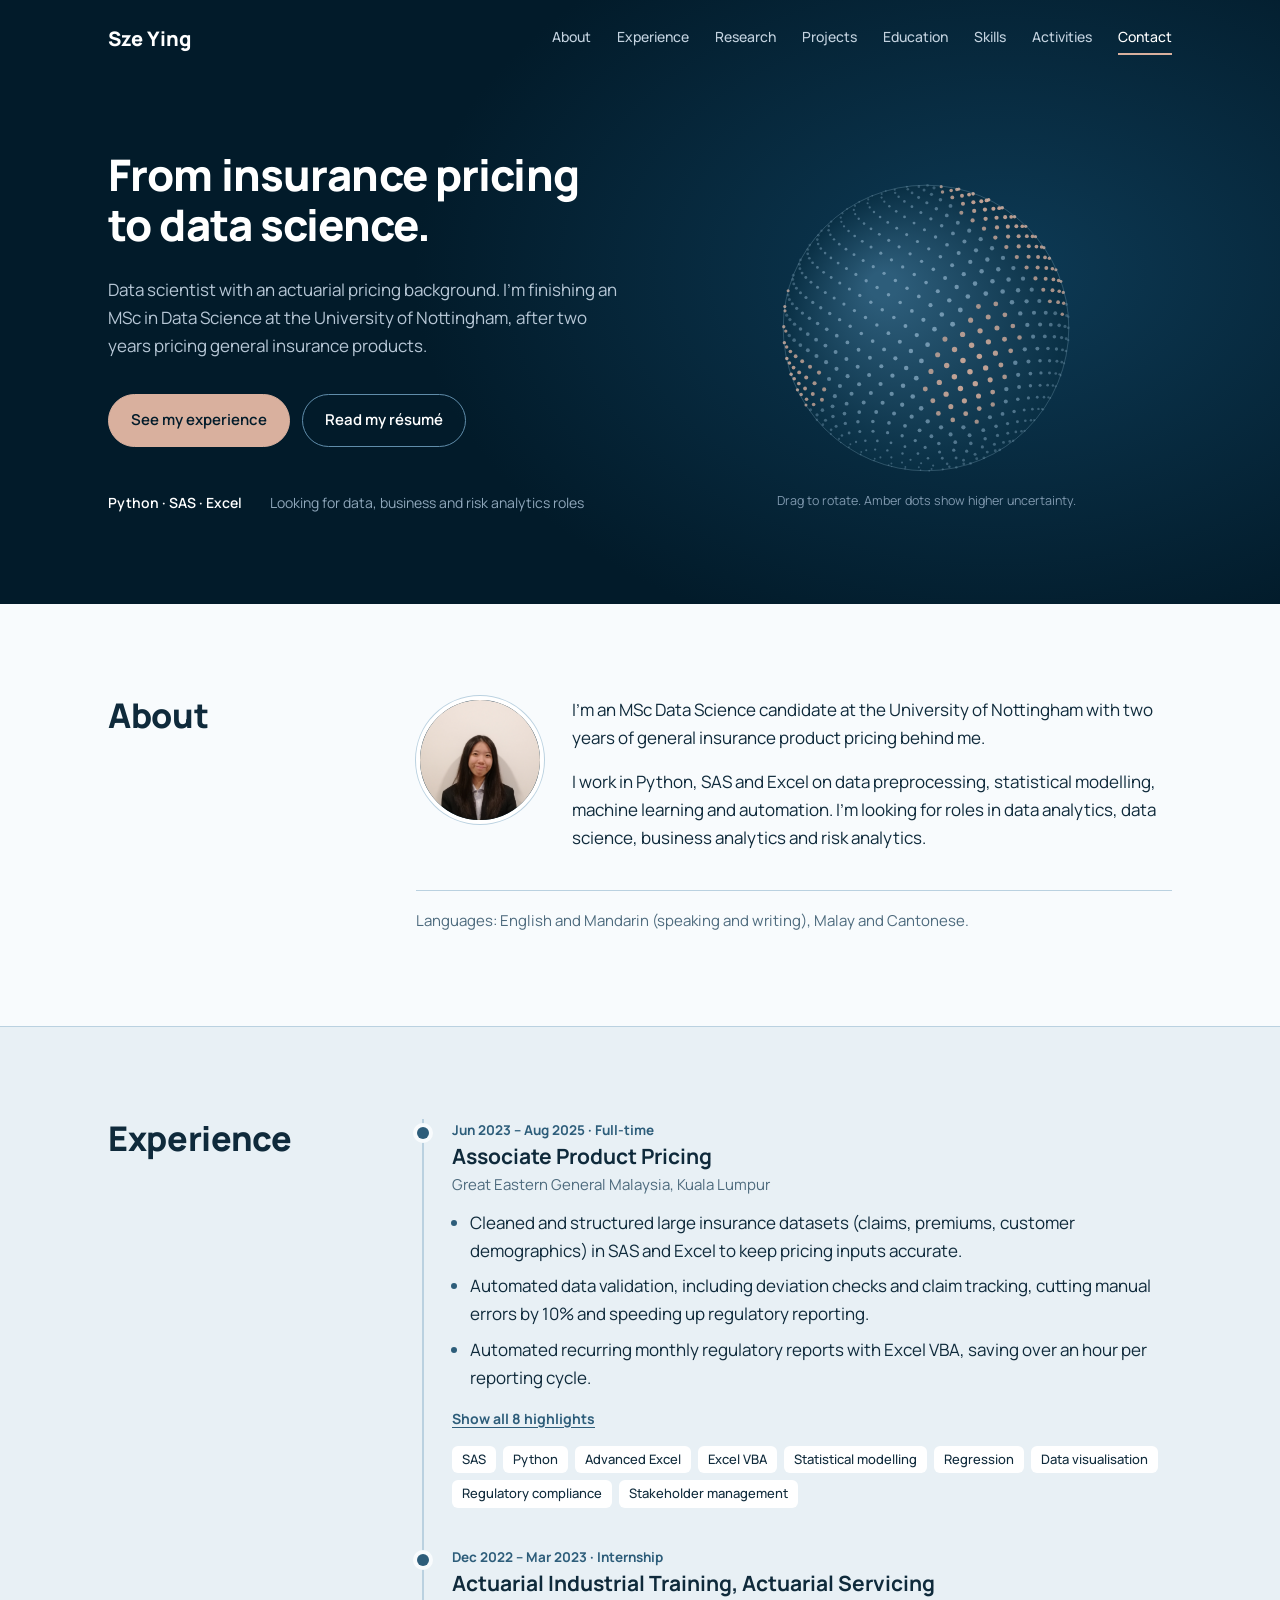
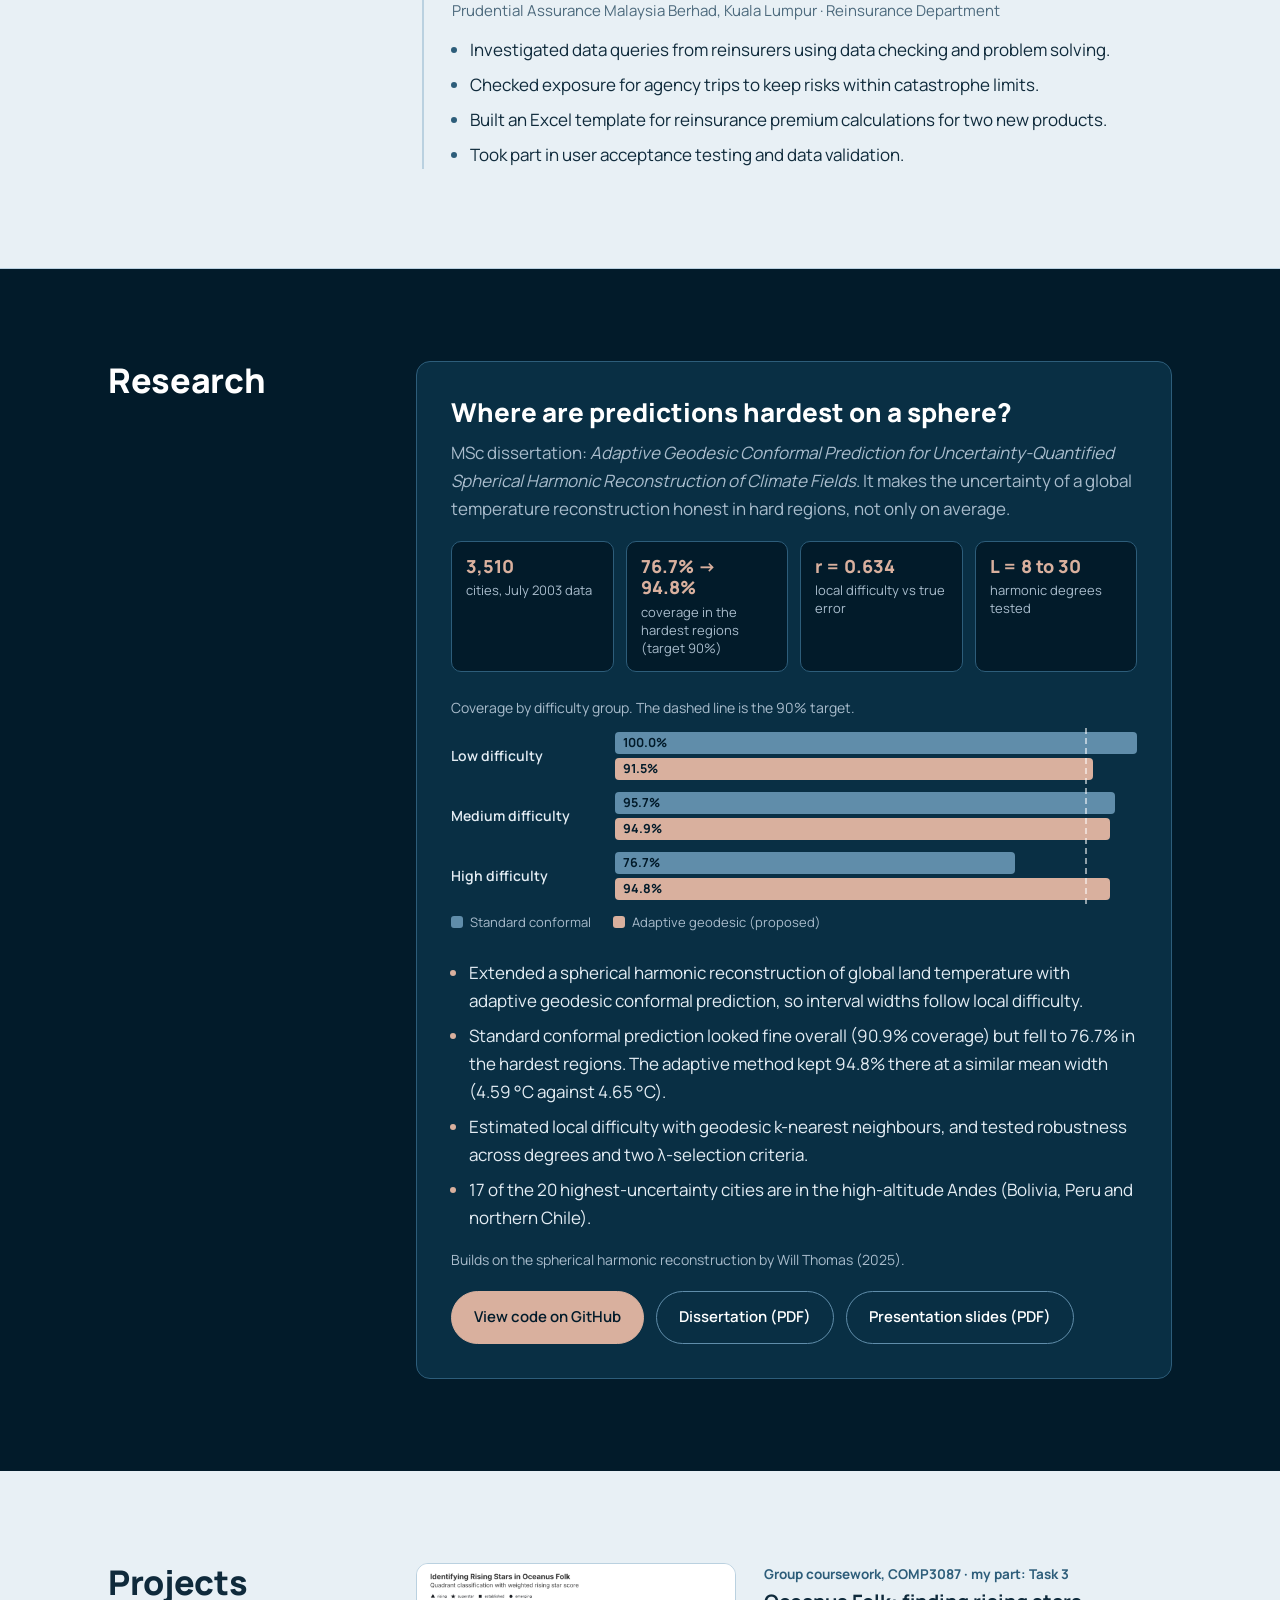
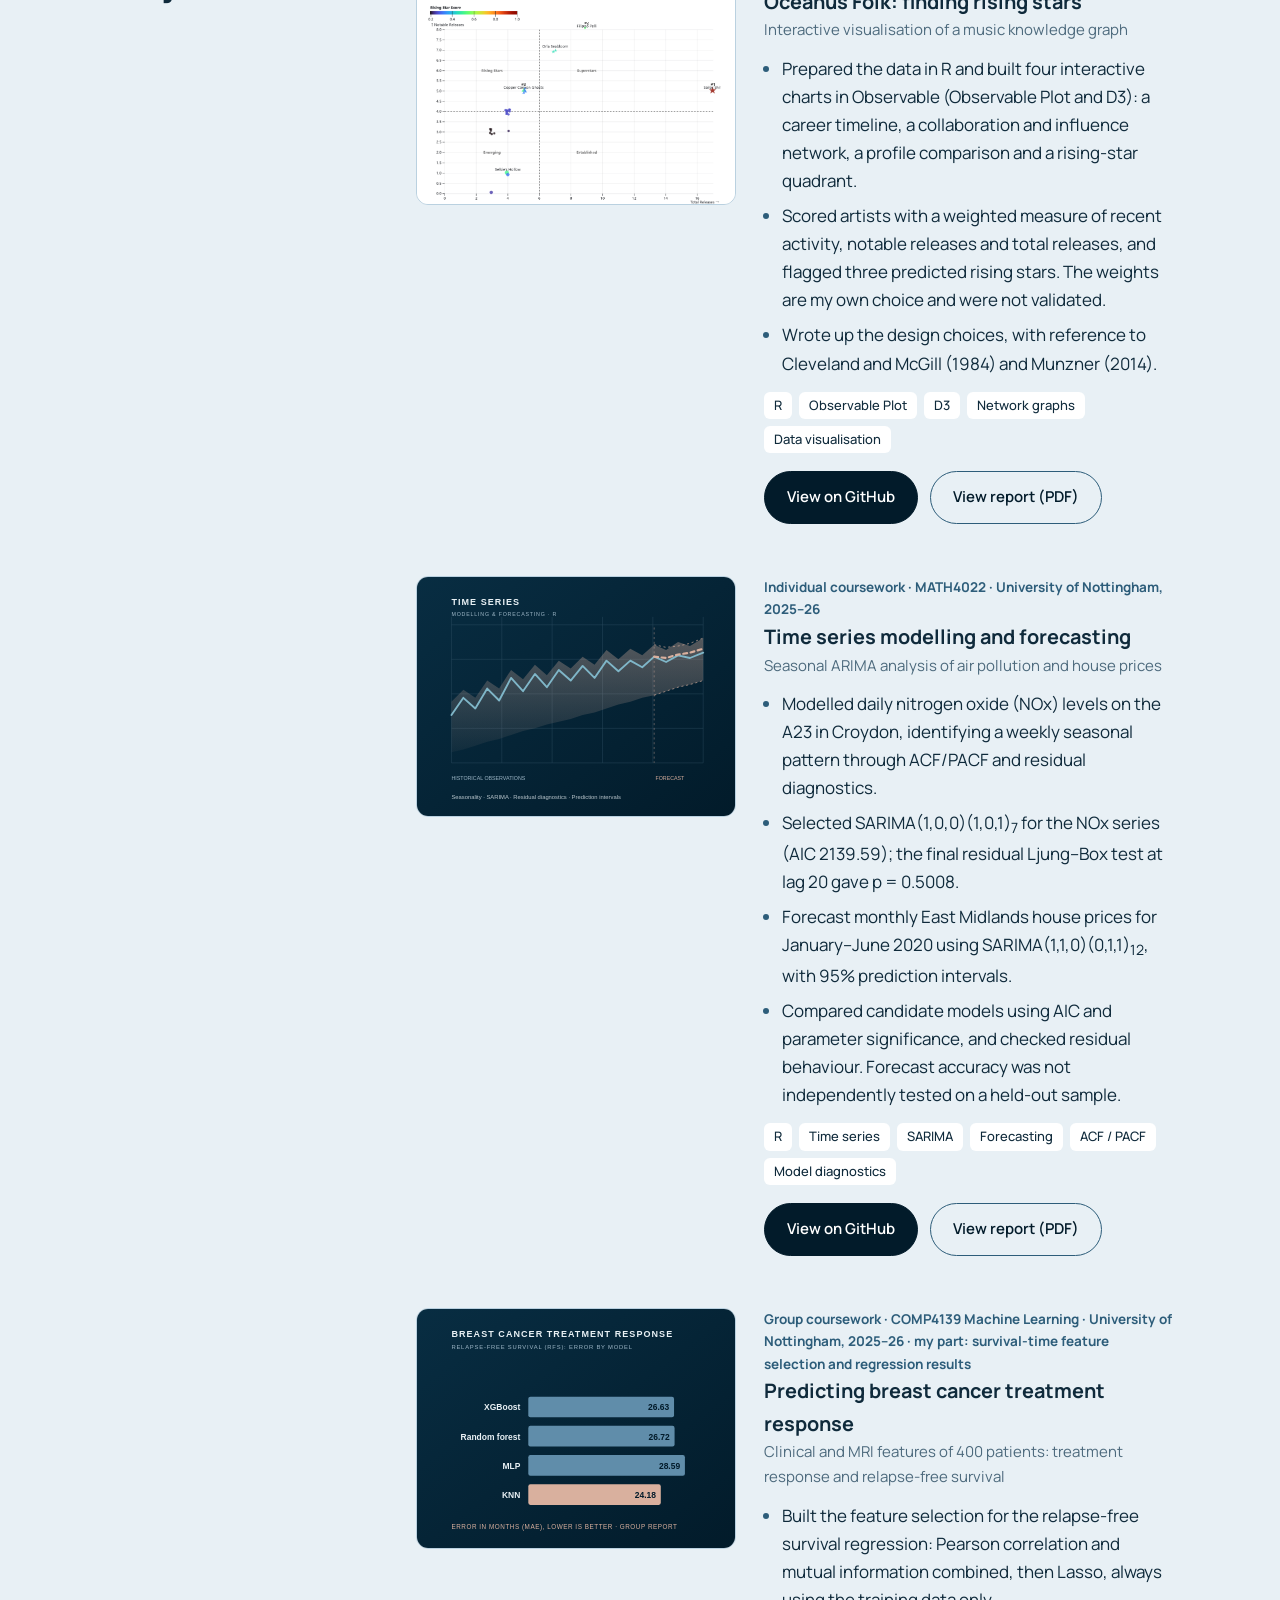
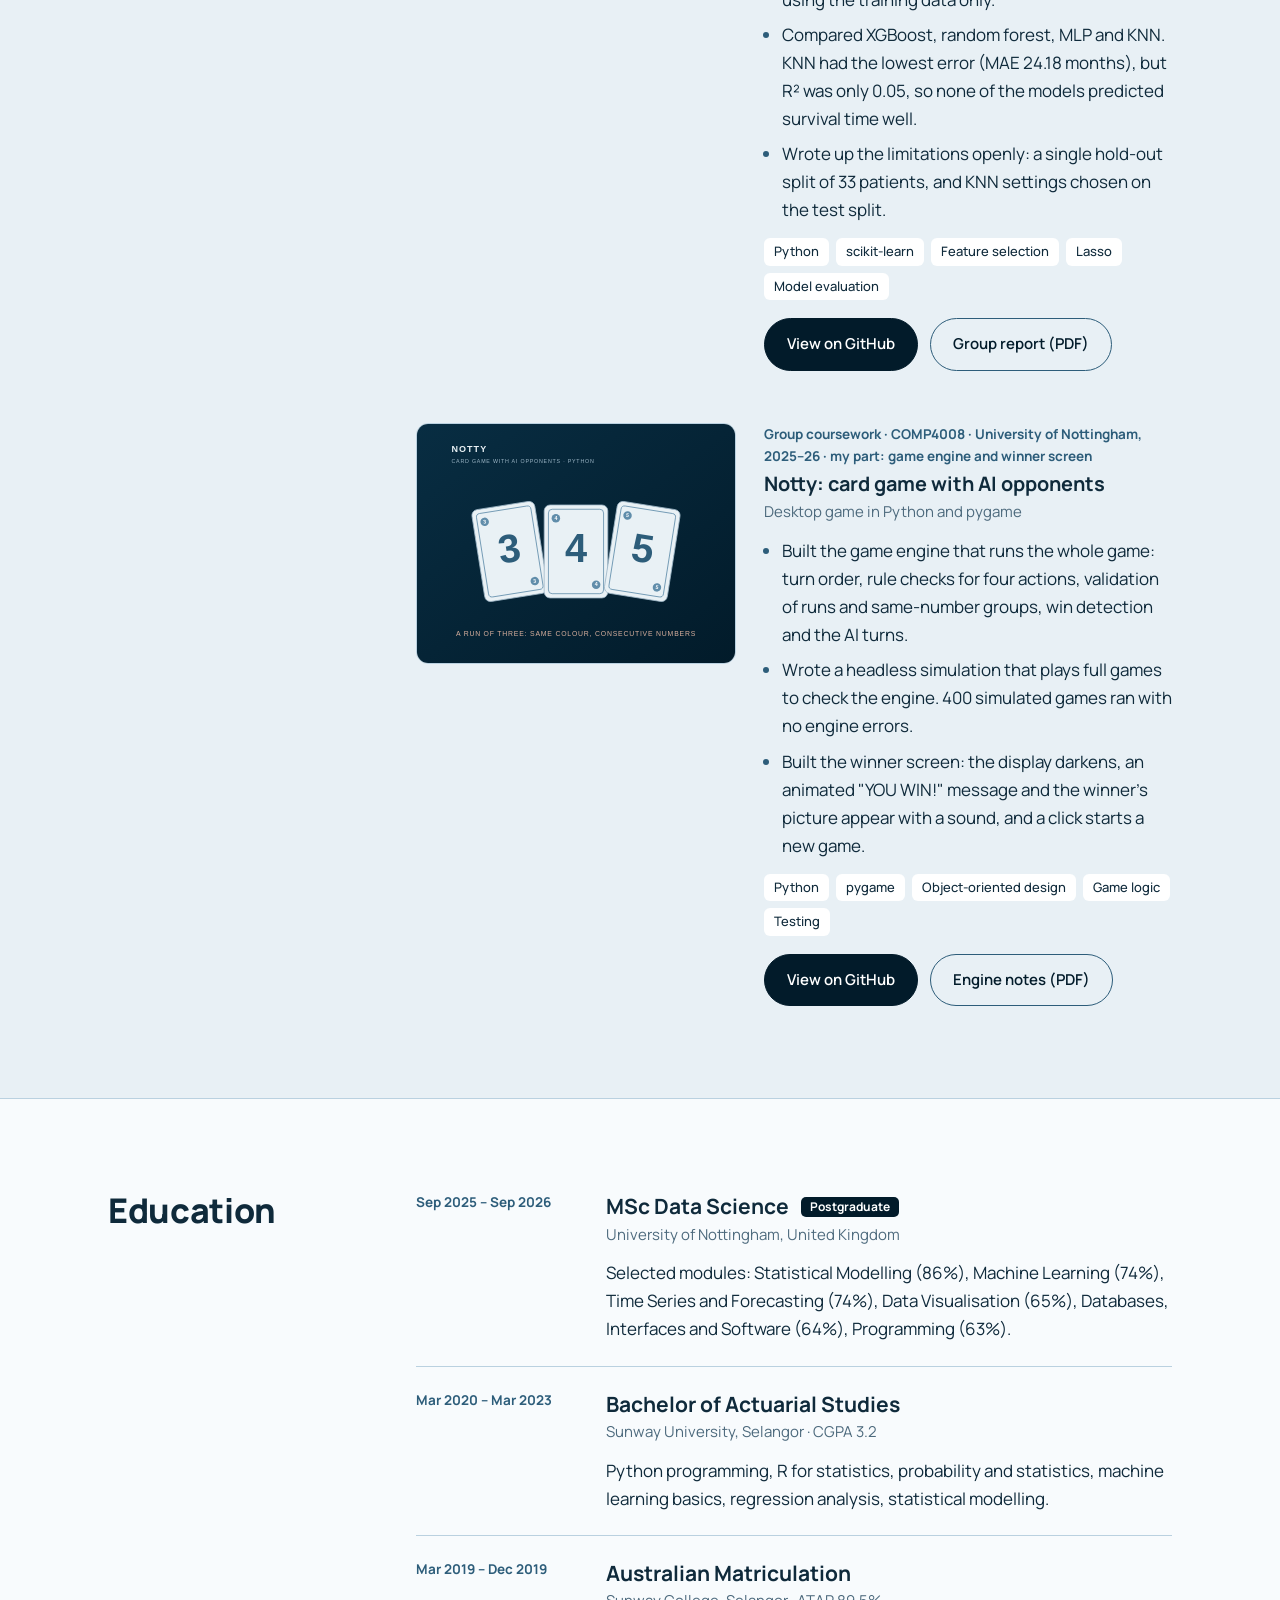
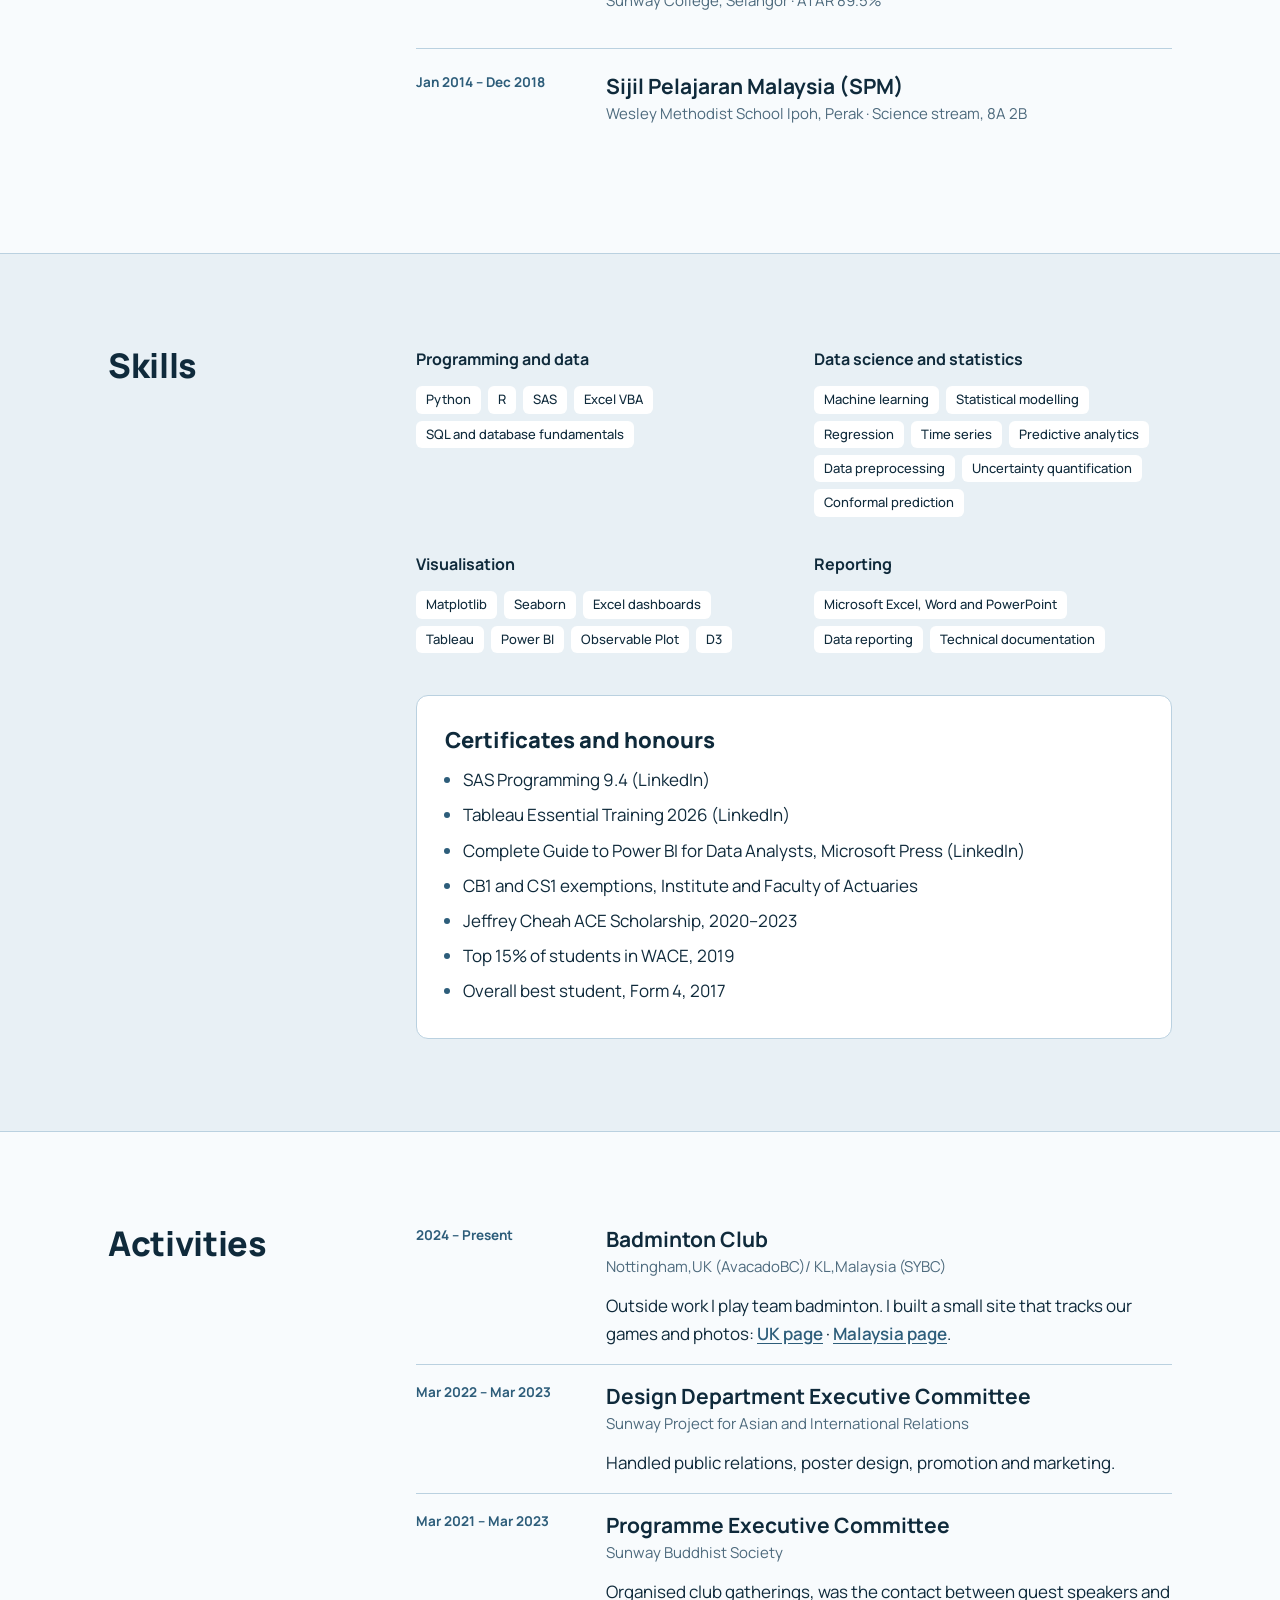
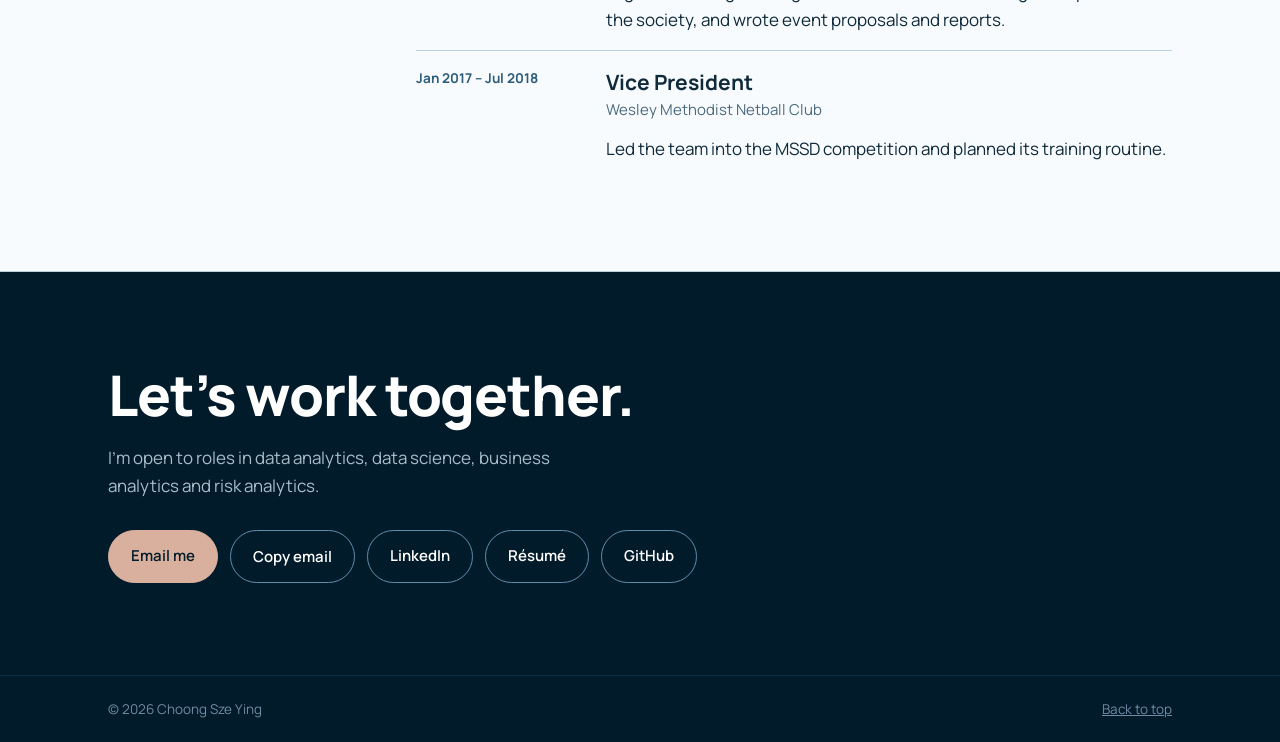
<file: index.html>
<!doctype html>
<html lang="en">
<head>
<meta charset="utf-8">
<meta name="viewport" content="width=device-width, initial-scale=1">
<meta name="description" content="Choong Sze Ying — data scientist with an actuarial pricing background. MSc Data Science, University of Nottingham.">
<meta name="theme-color" content="#021b2a">
<title>Choong Sze Ying | Data Science &amp; Pricing Analytics</title>
<link rel="preconnect" href="https://fonts.googleapis.com">
<link rel="preconnect" href="https://fonts.gstatic.com" crossorigin>
<link href="https://fonts.googleapis.com/css2?family=Manrope:wght@400;500;600;700;800&display=swap" rel="stylesheet">
<link rel="stylesheet" href="styles.css">
</head>
<body>
<header><div class="wrap">
<a class="brand" href="#top" aria-label="Choong Sze Ying, home">Sze Ying</a>
<button class="menu" id="menu" type="button" aria-expanded="false" aria-controls="nav">Menu</button>
<nav id="nav" aria-label="Main"><a href="#about">About</a><a href="#experience">Experience</a><a href="#research">Research</a><a href="#projects">Projects</a><a href="#education">Education</a><a href="#skills">Skills</a><a href="#activities">Activities</a><a href="#contact">Contact</a></nav>
</div></header>

<main id="top">
<div class="hero"><div class="wrap">
 <div>
  <h1>From insurance pricing<br>to data science.</h1>
  <p class="lead">Data scientist with an actuarial pricing background. I'm finishing an MSc in Data Science at the University of Nottingham, after two years pricing general insurance products.</p>
  <div class="btns"><a class="btn p" href="#experience">See my experience</a><a class="btn" href="https://szeying-code.github.io/resume/" target="_blank" rel="noreferrer">Read my résumé</a></div>
  <div class="facts"><span><b>Python · SAS · Excel</b></span><span>Looking for data, business and risk analytics roles</span></div>
 </div>
 <figure class="globe"><canvas id="globe" aria-label="Rotating globe where brighter dots show higher prediction uncertainty" role="img"></canvas>
 <figcaption>Drag to rotate. Amber dots show higher uncertainty.</figcaption></figure>
</div></div>

<section id="about"><div class="wrap grid"><h2>About</h2>
<div class="about">
 <div class="about-top">
  <div class="avatar"><span aria-hidden="true">SY</span><img src="profile.jpg" alt="Choong Sze Ying" onerror="this.remove()"></div>
  <div>
   <p>I'm an MSc Data Science candidate at the University of Nottingham with two years of general insurance product pricing behind me.</p>
   <p>I work in Python, SAS and Excel on data preprocessing, statistical modelling, machine learning and automation. I'm looking for roles in data analytics, data science, business analytics and risk analytics.</p>
  </div>
 </div>
 <div class="langs">Languages: English and Mandarin (speaking and writing), Malay and Cantonese.</div>
</div></div></section>

<section id="experience" class="alt"><div class="wrap grid"><h2>Experience</h2>
<div>
 <article class="job">
  <div class="when">Jun 2023 – Aug 2025 · Full-time</div>
  <h3>Associate Product Pricing</h3>
  <p class="org">Great Eastern General Malaysia, Kuala Lumpur</p>
  <ul class="pts collapsible">
   <li>Cleaned and structured large insurance datasets (claims, premiums, customer demographics) in SAS and Excel to keep pricing inputs accurate.</li>
   <li>Automated data validation, including deviation checks and claim tracking, cutting manual errors by 10% and speeding up regulatory reporting.</li>
   <li>Automated recurring monthly regulatory reports with Excel VBA, saving over an hour per reporting cycle.</li>
   <li>Ran post-launch analyses of model performance and claims trends to refine future pricing.</li>
   <li>Worked with underwriting and finance to turn data insights into premium adjustments and product enhancements.</li>
   <li>Prepared executive presentations and BNM reports, turning actuarial concepts into trend charts and portfolio risk views.</li>
   <li>Spotted data anomalies and unusual claims patterns through exploratory analysis.</li>
   <li>Built dynamic Excel dashboards to track product profitability and portfolio performance, including an experience study on PA and health products.</li>
  </ul>
  <div class="chips"><span>SAS</span><span>Python</span><span>Advanced Excel</span><span>Excel VBA</span><span>Statistical modelling</span><span>Regression</span><span>Data visualisation</span><span>Regulatory compliance</span><span>Stakeholder management</span></div>
 </article>
 <article class="job">
  <div class="when">Dec 2022 – Mar 2023 · Internship</div>
  <h3>Actuarial Industrial Training, Actuarial Servicing</h3>
  <p class="org">Prudential Assurance Malaysia Berhad, Kuala Lumpur · Reinsurance Department</p>
  <ul class="pts">
   <li>Investigated data queries from reinsurers using data checking and problem solving.</li>
   <li>Checked exposure for agency trips to keep risks within catastrophe limits.</li>
   <li>Built an Excel template for reinsurance premium calculations for two new products.</li>
   <li>Took part in user acceptance testing and data validation.</li>
  </ul>
 </article>
</div></div></section>

<section id="research" class="research"><div class="wrap grid"><h2>Research</h2>
<div class="box">
 <h3>Where are predictions hardest on a sphere?</h3>
 <p class="intro">MSc dissertation: <em>Adaptive Geodesic Conformal Prediction for Uncertainty-Quantified Spherical Harmonic Reconstruction of Climate Fields</em>. It makes the uncertainty of a global temperature reconstruction honest in hard regions, not only on average.</p>
 <div class="stats">
  <div><b>3,510</b><span>cities, July 2003 data</span></div>
  <div><b>76.7% → 94.8%</b><span>coverage in the hardest regions (target 90%)</span></div>
  <div><b>r = 0.634</b><span>local difficulty vs true error</span></div>
  <div><b>L = 8 to 30</b><span>harmonic degrees tested</span></div>
 </div>
 <figure class="cov">
  <figcaption>Coverage by difficulty group. The dashed line is the 90% target.</figcaption>
  <div class="cov-row"><span class="lab">Low difficulty</span><div class="bars"><div class="bar s" style="width:100%">100.0%</div><div class="bar a" style="width:91.5%">91.5%</div></div></div>
  <div class="cov-row"><span class="lab">Medium difficulty</span><div class="bars"><div class="bar s" style="width:95.7%">95.7%</div><div class="bar a" style="width:94.9%">94.9%</div></div></div>
  <div class="cov-row"><span class="lab">High difficulty</span><div class="bars"><div class="bar s" style="width:76.7%">76.7%</div><div class="bar a" style="width:94.8%">94.8%</div></div></div>
  <div class="legend"><span><i class="s"></i>Standard conformal</span><span><i class="a"></i>Adaptive geodesic (proposed)</span></div>
 </figure>
 <ul class="pts">
  <li>Extended a spherical harmonic reconstruction of global land temperature with adaptive geodesic conformal prediction, so interval widths follow local difficulty.</li>
  <li>Standard conformal prediction looked fine overall (90.9% coverage) but fell to 76.7% in the hardest regions. The adaptive method kept 94.8% there at a similar mean width (4.59 °C against 4.65 °C).</li>
  <li>Estimated local difficulty with geodesic k-nearest neighbours, and tested robustness across degrees and two λ-selection criteria.</li>
  <li>17 of the 20 highest-uncertainty cities are in the high-altitude Andes (Bolivia, Peru and northern Chile).</li>
 </ul>
 <p class="credit">Builds on the spherical harmonic reconstruction by Will Thomas (2025).</p>
 <div class="btns links">
  <a class="btn p" href="https://github.com/szeying-code/msc-dissertation-portfolio" target="_blank" rel="noopener noreferrer">View code on GitHub</a>
  <a class="btn" href="https://github.com/szeying-code/msc-dissertation-portfolio/blob/main/docs/dissertation/thesis.pdf" target="_blank" rel="noopener noreferrer">Dissertation (PDF)</a>
  <a class="btn" href="https://github.com/szeying-code/msc-dissertation-portfolio/blob/main/docs/Full_Presentation_FINAL_2.pdf" target="_blank" rel="noopener noreferrer">Presentation slides (PDF)</a>
 </div>
</div></div></section>

<section id="projects" class="alt"><div class="wrap grid"><h2>Projects</h2>
<div class="project-list">
<article class="proj">
 <a class="proj-img" href="https://github.com/szeying-code/Oceanus-folk-visualisation-coursework" target="_blank" rel="noopener noreferrer"><img src="assets/oceanus-rising-stars.png" alt="Quadrant chart that classifies Oceanus Folk artists as rising stars, superstars, established or emerging" loading="lazy"></a>
 <div>
  <div class="when">Group coursework, COMP3087 · my part: Task 3</div>
  <h3>Oceanus Folk: finding rising stars</h3>
  <p class="org">Interactive visualisation of a music knowledge graph</p>
  <ul class="pts">
   <li>Prepared the data in R and built four interactive charts in Observable (Observable Plot and D3): a career timeline, a collaboration and influence network, a profile comparison and a rising-star quadrant.</li>
   <li>Scored artists with a weighted measure of recent activity, notable releases and total releases, and flagged three predicted rising stars. The weights are my own choice and were not validated.</li>
   <li>Wrote up the design choices, with reference to Cleveland and McGill (1984) and Munzner (2014).</li>
  </ul>
  <div class="chips"><span>R</span><span>Observable Plot</span><span>D3</span><span>Network graphs</span><span>Data visualisation</span></div>
  <div class="btns links"><a class="btn p" href="https://github.com/szeying-code/Oceanus-folk-visualisation-coursework" target="_blank" rel="noopener noreferrer">View on GitHub</a><a class="btn" href="https://github.com/szeying-code/Oceanus-folk-visualisation-coursework/blob/main/report/oceanus-task3-report.pdf" target="_blank" rel="noopener noreferrer">View report (PDF)</a></div>
</article>
<article class="proj">
 <a class="proj-img" href="https://github.com/szeying-code/Time-series-forecasting-coursework" target="_blank" rel="noopener noreferrer"><img src="assets/time-series-forecasting.svg" alt="Illustrative time-series chart with historical observations and a forecast interval" loading="lazy"></a>
 <div>
  <div class="when">Individual coursework · MATH4022 · University of Nottingham, 2025–26</div>
  <h3>Time series modelling and forecasting</h3>
  <p class="org">Seasonal ARIMA analysis of air pollution and house prices</p>
  <ul class="pts">
   <li>Modelled daily nitrogen oxide (NOx) levels on the A23 in Croydon, identifying a weekly seasonal pattern through ACF/PACF and residual diagnostics.</li>
   <li>Selected SARIMA(1,0,0)(1,0,1)<sub>7</sub> for the NOx series (AIC 2139.59); the final residual Ljung–Box test at lag 20 gave p = 0.5008.</li>
   <li>Forecast monthly East Midlands house prices for January–June 2020 using SARIMA(1,1,0)(0,1,1)<sub>12</sub>, with 95% prediction intervals.</li>
   <li>Compared candidate models using AIC and parameter significance, and checked residual behaviour. Forecast accuracy was not independently tested on a held-out sample.</li>
  </ul>
  <div class="chips"><span>R</span><span>Time series</span><span>SARIMA</span><span>Forecasting</span><span>ACF / PACF</span><span>Model diagnostics</span></div>
  <div class="btns links"><a class="btn p" href="https://github.com/szeying-code/Time-series-forecasting-coursework" target="_blank" rel="noopener noreferrer">View on GitHub</a><a class="btn" href="https://github.com/szeying-code/Time-series-forecasting-coursework/blob/main/report/time-series-report.pdf" target="_blank" rel="noopener noreferrer">View report (PDF)</a></div>
 </div>
</article>
<article class="proj">
 <a class="proj-img" href="https://github.com/szeying-code/Machine-Learning-Coursework" target="_blank" rel="noopener noreferrer"><img src="assets/breast-cancer-ml.svg" alt="Bar chart of the prediction error of four models for relapse-free survival, with KNN lowest" loading="lazy"></a>
 <div>
  <div class="when">Group coursework · COMP4139 Machine Learning · University of Nottingham, 2025–26 · my part: survival-time feature selection and regression results</div>
  <h3>Predicting breast cancer treatment response</h3>
  <p class="org">Clinical and MRI features of 400 patients: treatment response and relapse-free survival</p>
  <ul class="pts">
   <li>Built the feature selection for the relapse-free survival regression: Pearson correlation and mutual information combined, then Lasso, always using the training data only.</li>
   <li>Compared XGBoost, random forest, MLP and KNN. KNN had the lowest error (MAE 24.18 months), but R² was only 0.05, so none of the models predicted survival time well.</li>
   <li>Wrote up the limitations openly: a single hold-out split of 33 patients, and KNN settings chosen on the test split.</li>
  </ul>
  <div class="chips"><span>Python</span><span>scikit-learn</span><span>Feature selection</span><span>Lasso</span><span>Model evaluation</span></div>
  <div class="btns links"><a class="btn p" href="https://github.com/szeying-code/Machine-Learning-Coursework" target="_blank" rel="noopener noreferrer">View on GitHub</a><a class="btn" href="https://github.com/szeying-code/Machine-Learning-Coursework/blob/main/report/group-report.pdf" target="_blank" rel="noopener noreferrer">Group report (PDF)</a></div>
 </div>
</article>
<article class="proj">
 <a class="proj-img" href="https://github.com/szeying-code/programming-card-game-creation" target="_blank" rel="noopener noreferrer"><img src="assets/notty-card-game.svg" alt="Illustration of a run of three cards numbered 3, 4 and 5" loading="lazy"></a>
 <div>
  <div class="when">Group coursework · COMP4008 · University of Nottingham, 2025–26 · my part: game engine and winner screen</div>
  <h3>Notty: card game with AI opponents</h3>
  <p class="org">Desktop game in Python and pygame</p>
  <ul class="pts">
   <li>Built the game engine that runs the whole game: turn order, rule checks for four actions, validation of runs and same-number groups, win detection and the AI turns.</li>
   <li>Wrote a headless simulation that plays full games to check the engine. 400 simulated games ran with no engine errors.</li>
   <li>Built the winner screen: the display darkens, an animated "YOU WIN!" message and the winner's picture appear with a sound, and a click starts a new game.</li>
  </ul>
  <div class="chips"><span>Python</span><span>pygame</span><span>Object-oriented design</span><span>Game logic</span><span>Testing</span></div>
  <div class="btns links"><a class="btn p" href="https://github.com/szeying-code/programming-card-game-creation" target="_blank" rel="noopener noreferrer">View on GitHub</a><a class="btn" href="https://github.com/szeying-code/programming-card-game-creation/blob/main/docs/engine-notes.pdf" target="_blank" rel="noopener noreferrer">Engine notes (PDF)</a></div>
 </div>
</article> 
</div></div></section>

<section id="education"><div class="wrap grid"><h2>Education</h2>
<div>
 <div class="edu"><div class="when">Sep 2025 – Sep 2026</div><div>
  <h3>MSc Data Science <span class="tag">Postgraduate</span></h3>
  <p class="org">University of Nottingham, United Kingdom</p>
  <p>Selected modules: Statistical Modelling (86%), Machine Learning (74%), Time Series and Forecasting (74%), Data Visualisation (65%), Databases, Interfaces and Software (64%), Programming (63%).</p></div></div>
 <div class="edu"><div class="when">Mar 2020 – Mar 2023</div><div>
  <h3>Bachelor of Actuarial Studies</h3>
  <p class="org">Sunway University, Selangor · CGPA 3.2</p>
  <p>Python programming, R for statistics, probability and statistics, machine learning basics, regression analysis, statistical modelling.</p></div></div>
 <div class="edu"><div class="when">Mar 2019 – Dec 2019</div><div>
  <h3>Australian Matriculation</h3><p class="org">Sunway College, Selangor · ATAR 89.5%</p></div></div>
 <div class="edu"><div class="when">Jan 2014 – Dec 2018</div><div>
  <h3>Sijil Pelajaran Malaysia (SPM)</h3><p class="org">Wesley Methodist School Ipoh, Perak · Science stream, 8A 2B</p></div></div>
</div></div></section>

<section id="skills" class="alt"><div class="wrap grid"><h2>Skills</h2>
<div>
 <div class="skills">
  <div><h3>Programming and data</h3><div class="chips"><span>Python</span><span>R</span><span>SAS</span><span>Excel VBA</span><span>SQL and database fundamentals</span></div></div>
  <div><h3>Data science and statistics</h3><div class="chips"><span>Machine learning</span><span>Statistical modelling</span><span>Regression</span><span>Time series</span><span>Predictive analytics</span><span>Data preprocessing</span><span>Uncertainty quantification</span><span>Conformal prediction</span></div></div>
  <div><h3>Visualisation</h3><div class="chips"><span>Matplotlib</span><span>Seaborn</span><span>Excel dashboards</span><span>Tableau</span><span>Power BI</span><span>Observable Plot</span><span>D3</span></div></div>
  <div><h3>Reporting</h3><div class="chips"><span>Microsoft Excel, Word and PowerPoint</span><span>Data reporting</span><span>Technical documentation</span></div></div>
 </div>
 <div class="honours"><h3>Certificates and honours</h3>
  <ul class="pts">
   <li>SAS Programming 9.4 (LinkedIn)</li>
   <li>Tableau Essential Training 2026 (LinkedIn)</li>
   <li>Complete Guide to Power BI for Data Analysts, Microsoft Press (LinkedIn)</li>
   <li>CB1 and CS1 exemptions, Institute and Faculty of Actuaries</li>
   <li>Jeffrey Cheah ACE Scholarship, 2020–2023</li>
   <li>Top 15% of students in WACE, 2019</li>
   <li>Overall best student, Form 4, 2017</li>
  </ul></div>
</div></div></section>

<section id="activities"><div class="wrap grid"><h2>Activities</h2>
<div>
 <div class="act"><div class="when">2024 – Present</div><div><h3>Badminton Club</h3><p class="org">Nottingham,UK (AvacadoBC)/ KL,Malaysia (SYBC)</p><p>Outside work I play team badminton. I built a small site that tracks our games and photos: <a class="inline" href="https://szeying-code.github.io/badminton/index.html" target="_blank" rel="noopener noreferrer">UK page</a> · <a class="inline" href="https://szeying-code.github.io/badminton/kl.html" target="_blank" rel="noopener noreferrer">Malaysia page</a>.</p></div></div>
 <div class="act"><div class="when">Mar 2022 – Mar 2023</div><div><h3>Design Department Executive Committee</h3><p class="org">Sunway Project for Asian and International Relations</p><p>Handled public relations, poster design, promotion and marketing.</p></div></div>
 <div class="act"><div class="when">Mar 2021 – Mar 2023</div><div><h3>Programme Executive Committee</h3><p class="org">Sunway Buddhist Society</p><p>Organised club gatherings, was the contact between guest speakers and the society, and wrote event proposals and reports.</p></div></div>
 <div class="act"><div class="when">Jan 2017 – Jul 2018</div><div><h3>Vice President</h3><p class="org">Wesley Methodist Netball Club</p><p>Led the team into the MSSD competition and planned its training routine.</p></div></div>
</div></div></section>

<section id="contact" class="contact"><div class="wrap">
 <h2>Let’s work together.</h2>
 <p>I'm open to roles in data analytics, data science, business analytics and risk analytics.</p>
 <div class="btns"><a class="btn p" href="mailto:choongszeying@gmail.com">Email me</a><button class="btn" id="copy" type="button">Copy email</button><a class="btn" href="https://www.linkedin.com/in/szeying1122" target="_blank" rel="noreferrer">LinkedIn</a><a class="btn" href="https://szeying-code.github.io/resume/" target="_blank" rel="noreferrer">Résumé</a><a class="btn" href="https://github.com/szeying-code" target="_blank" rel="noreferrer">GitHub</a></div>
</div></section>
</main>
<footer><div class="wrap"><span>© <span id="y"></span> Choong Sze Ying</span><a href="#top">Back to top</a></div></footer>

<script src="script.js"></script>
</body>
</html>
</file>
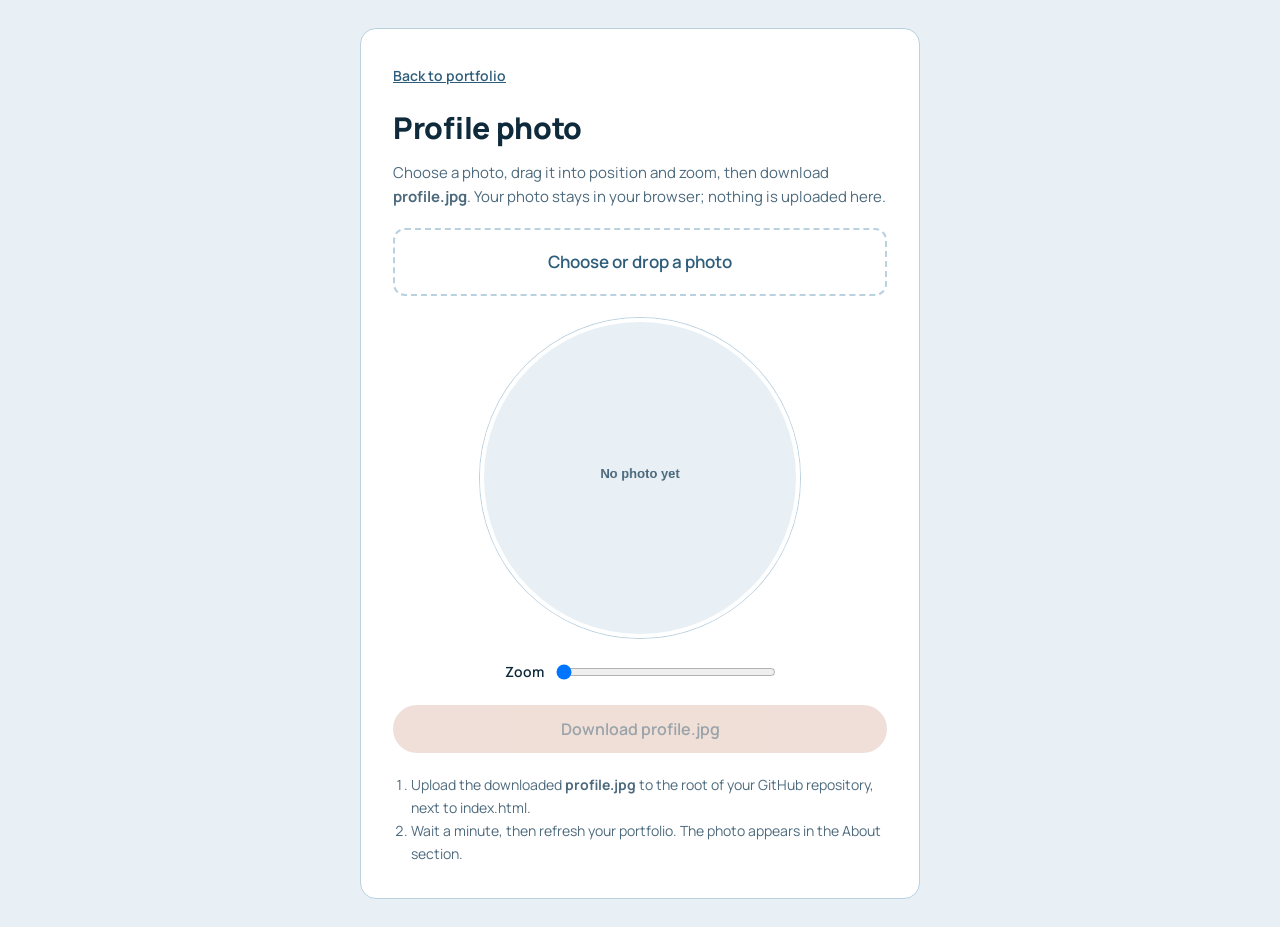
<file: photo.html>
<!doctype html>
<html lang="en">
<head>
<meta charset="utf-8">
<meta name="viewport" content="width=device-width, initial-scale=1">
<meta name="robots" content="noindex">
<title>Profile photo tool</title>
<link href="https://fonts.googleapis.com/css2?family=Manrope:wght@400;500;600;700;800&display=swap" rel="stylesheet">
<link rel="stylesheet" href="styles.css">
</head>
<body class="tool">
<main class="tool-card">
 <a href="index.html">Back to portfolio</a>
 <h1>Profile photo</h1>
 <p>Choose a photo, drag it into position and zoom, then download <b>profile.jpg</b>. Your photo stays in your browser; nothing is uploaded here.</p>
 <label class="pick" id="pick">Choose or drop a photo<input type="file" id="file" accept="image/*"></label>
 <div class="stage"><canvas id="c" width="480" height="480" aria-label="Photo preview. Drag to reposition."></canvas></div>
 <label class="zoom">Zoom <input type="range" id="zoom" min="1" max="3" step="0.01" value="1"></label>
 <button class="btn p" id="dl" type="button" disabled>Download profile.jpg</button>
 <ol class="steps">
  <li>Upload the downloaded <b>profile.jpg</b> to the root of your GitHub repository, next to index.html.</li>
  <li>Wait a minute, then refresh your portfolio. The photo appears in the About section.</li>
 </ol>
</main>
<script src="photo.js"></script>
</body>
</html>
</file>
<file: styles.css>
:root{--ink:#021b2a;--ink2:#092f44;--ice:#e8f0f5;--paper:#f8fbfd;--text:#0f2a3b;--muted:#4d6a7d;--line:#bad1e0;--teal:#2d5d7a;--amber:#d9b09e;
--serif:Manrope,system-ui,-apple-system,"Segoe UI",sans-serif;--sans:Manrope,system-ui,-apple-system,"Segoe UI",sans-serif}
*{box-sizing:border-box;margin:0}
html{scroll-behavior:smooth;scroll-padding-top:76px}
body{font-family:var(--sans);color:var(--text);background:var(--paper);line-height:1.65;font-size:17px}
a{color:inherit}
:focus-visible{outline:3px solid var(--amber);outline-offset:3px}
.wrap{max-width:1120px;margin:0 auto;padding:0 28px}
/* header */
header{position:fixed;inset:0 0 auto;z-index:10;transition:background .25s}
header.scrolled,header.open{background:rgba(2,27,42,.94);backdrop-filter:blur(8px)}
header .wrap{display:flex;justify-content:space-between;align-items:center;height:76px}
.brand{font-family:var(--serif);font-weight:800;font-size:20px;color:#fff;text-decoration:none}
nav{display:flex;gap:26px;font-size:14px;font-weight:500}
nav a{color:#c3d2df;text-decoration:none;padding:4px 0;border-bottom:2px solid transparent}nav a:hover,nav a.on{color:#fff}nav a.on{border-color:var(--amber)}
.menu{display:none;background:none;border:1.5px solid #3b5671;border-radius:999px;color:#fff;font:600 14px var(--sans);padding:7px 16px;cursor:pointer}
/* hero */
.hero{background:radial-gradient(900px 600px at 78% 45%,#0d3a55 0,var(--ink) 65%);color:#fff;padding:150px 0 90px;overflow:hidden}
.hero .wrap{display:grid;grid-template-columns:1.05fr .95fr;gap:30px;align-items:center}
.hero h1{font-family:var(--serif);font-weight:800;font-size:clamp(28px,3.4vw,46px);line-height:1.15;letter-spacing:-.02em}
.hero h1 em{color:var(--amber)}
.hero p.lead{margin:26px 0 34px;color:#b7c7d6;max-width:30em}
.btns{display:flex;flex-wrap:wrap;gap:12px}
.btn{display:inline-block;padding:13px 22px;border-radius:999px;font-weight:600;font-size:15px;text-decoration:none;border:1.5px solid #608daa;color:#fff}
.btn.p{background:var(--amber);border-color:var(--amber);color:var(--ink)}
.btn:hover{transform:translateY(-2px)}
.globe{position:relative;aspect-ratio:1;width:100%;max-width:340px;justify-self:center}
.globe canvas{width:100%;height:100%;cursor:grab;touch-action:pan-y}.globe canvas:active{cursor:grabbing}
.globe figcaption{position:absolute;left:0;right:0;bottom:-6px;text-align:center;font-size:12.5px;color:#7f98ae}
.facts{display:flex;flex-wrap:wrap;gap:10px 28px;margin-top:44px;font-size:14px;color:#8fa7bb}
.facts b{color:#fff;font-weight:600}
/* sections */
section{padding:92px 0;border-bottom:1px solid var(--line)}
.grid{display:grid;grid-template-columns:260px 1fr;gap:48px}
.grid>h2{font-family:var(--serif);font-weight:800;font-size:34px;line-height:1.15;letter-spacing:-.01em;position:sticky;top:100px;align-self:start}
.about p{max-width:38em;margin-bottom:16px}
.about-top{display:flex;gap:28px;align-items:flex-start}
.avatar{position:relative;width:128px;height:128px;border-radius:50%;flex:none;border:4px solid #fff;box-shadow:0 0 0 1px var(--line);background:var(--ink2);color:var(--amber);display:grid;place-items:center;font-weight:800;font-size:34px;overflow:hidden}
.avatar img{position:absolute;inset:0;width:100%;height:100%;object-fit:cover}
.langs{margin-top:22px;padding-top:18px;border-top:1px solid var(--line);color:var(--muted);font-size:15px}
.job{padding:0 0 38px 28px;margin-left:6px;border-left:2px solid var(--line);position:relative}
.job:last-child{padding-bottom:0}
.job:before{content:"";position:absolute;left:-7px;top:8px;width:12px;height:12px;border-radius:50%;background:var(--teal);box-shadow:0 0 0 4px var(--paper)}
.when{font-size:13.5px;color:var(--teal);font-weight:700}
.job h3,.edu h3,.act h3{font-size:21px;line-height:1.3;margin:2px 0}
.org{color:var(--muted);font-size:15px;margin-bottom:12px}
ul.pts{padding-left:18px}ul.pts li{margin-bottom:7px;max-width:44em}
ul.pts li::marker{color:var(--teal)}
.chips{display:flex;flex-wrap:wrap;gap:7px;margin-top:14px}
.chips span{font-size:13px;background:var(--ice);border-radius:6px;padding:3px 10px;font-weight:500}
.alt{background:var(--ice)}
.alt .chips span{background:#fff}
/* research */
.research{background:var(--ink);color:#e4edf4;border:0}
.research .grid>h2{color:#fff}
.research .box{background:var(--ink2);border:1px solid #2d5d7a;border-radius:14px;padding:34px}
.research h3{font-family:var(--serif);font-weight:800;font-size:26px;line-height:1.25;color:#fff;margin-bottom:10px}
.research .intro{color:#a9bccc;margin-bottom:18px}
.research ul.pts li::marker{color:var(--amber)}
/* edu */
.edu{padding:22px 0;border-top:1px solid var(--line);display:grid;grid-template-columns:170px 1fr;gap:20px}
.edu:first-child{border-top:0;padding-top:0}
.edu p{max-width:42em}
.tag{display:inline-block;background:var(--ink);color:#fff;font-size:12px;border-radius:5px;padding:2px 9px;margin-left:8px;vertical-align:3px}
/* skills */
.skills{display:grid;grid-template-columns:1fr 1fr;gap:34px 40px}
.skills h3{font-size:16px;margin-bottom:2px}
.honours{margin-top:42px;padding:26px 28px;background:#fff;border-radius:12px;border:1px solid var(--line)}
.honours h3{font-family:var(--serif);font-weight:800;font-size:22px;margin-bottom:8px}
.act{padding:16px 0;border-top:1px solid var(--line);display:grid;grid-template-columns:170px 1fr;gap:20px}
.act:first-child{border-top:0;padding-top:0}
/* contact */
.contact{background:var(--ink);color:#fff;text-align:left;border:0}
.contact h2{font-family:var(--serif);font-weight:800;font-size:clamp(34px,5vw,56px);line-height:1.1;letter-spacing:-.02em;max-width:12em}
.contact p{color:#a9bccc;margin:18px 0 30px;max-width:30em}
footer{background:var(--ink);color:#6f8aa1;font-size:13.5px;padding:22px 0;border-top:1px solid #092f44}
footer .wrap{display:flex;justify-content:space-between;flex-wrap:wrap;gap:8px}
@media(max-width:860px){
 .menu{display:block}nav{display:none;position:absolute;top:76px;left:0;right:0;flex-direction:column;gap:0;background:var(--ink);padding:8px 28px 18px}header.open nav{display:flex}nav a{padding:10px 0;font-size:16px}.hero .wrap{grid-template-columns:1fr}.hero{padding-top:110px}
 .grid{grid-template-columns:1fr;gap:26px}.grid>h2{position:static;font-size:34px}
 .skills{grid-template-columns:1fr}.edu,.act{grid-template-columns:1fr;gap:2px}
 .about-top{flex-direction:column}section{padding:64px 0}
}
@media(prefers-reduced-motion:reduce){html{scroll-behavior:auto}.btn:hover{transform:none}}

.more{margin-top:6px;background:none;border:0;color:var(--teal);font:700 14px var(--sans);cursor:pointer;padding:4px 0;text-decoration:underline;text-underline-offset:3px}
button.btn{font-family:var(--sans);cursor:pointer;background:none}
/* photo tool */
.tool{background:var(--ice);min-height:100vh;display:grid;place-items:center;padding:28px}
.tool-card{background:#fff;border:1px solid var(--line);border-radius:16px;padding:32px;max-width:560px;width:100%}
.tool-card h1{font-weight:800;font-size:30px;margin:14px 0 8px;letter-spacing:-.01em}
.tool-card p{color:var(--muted);font-size:15px;margin-bottom:18px}
.tool-card a{color:var(--teal);font-weight:600;font-size:14px}
.pick{display:block;border:2px dashed var(--line);border-radius:12px;padding:18px;text-align:center;cursor:pointer;font-weight:600;color:var(--teal)}
.pick.over{background:var(--ice);border-color:var(--teal)}
.pick input{display:none}
.stage{width:min(100%,320px);aspect-ratio:1;margin:22px auto;border-radius:50%;overflow:hidden;border:4px solid #fff;box-shadow:0 0 0 1px var(--line)}
.stage canvas{width:100%;height:100%;display:block;cursor:grab;touch-action:none}
.zoom{display:flex;gap:12px;align-items:center;justify-content:center;font-weight:600;font-size:14px;margin-bottom:22px}
.zoom input{width:220px}
.tool-card .btn.p{width:100%;text-align:center;border:0;font-size:16px}
.tool-card .btn[disabled]{opacity:.4;cursor:not-allowed}
.steps{margin-top:20px;font-size:14px;color:var(--muted);padding-left:18px}

/* research results */
.stats{display:grid;grid-template-columns:repeat(4,1fr);gap:12px;margin:0 0 24px}
.stats div{background:var(--ink);border:1px solid #2d5d7a;border-radius:10px;padding:14px}
.stats b{display:block;font-size:18px;line-height:1.2;color:var(--amber);font-weight:800}
.stats span{display:block;font-size:13px;color:#a9bccc;margin-top:4px;line-height:1.4}
.cov{margin:0 0 26px}
.cov figcaption{font-size:14px;color:#a9bccc;margin-bottom:12px}
.cov-row{display:grid;grid-template-columns:150px 1fr;gap:14px;align-items:center;margin-bottom:12px}
.cov-row .lab{font-size:14px;color:#e4edf4;font-weight:600}
.bars{position:relative;display:flex;flex-direction:column;gap:4px}
.bars:after{content:"";position:absolute;left:90%;top:-4px;bottom:-4px;border-left:2px dashed rgba(255,255,255,.55)}
.bar{height:22px;border-radius:4px;font-size:12.5px;font-weight:700;line-height:22px;text-align:left;padding-left:8px;white-space:nowrap}
.bar.s{background:#608daa;color:#021b2a}
.bar.a{background:var(--amber);color:#021b2a}
.legend{display:flex;flex-wrap:wrap;gap:6px 22px;font-size:13px;color:#a9bccc;margin-top:6px}
.legend i{display:inline-block;width:12px;height:12px;border-radius:3px;margin-right:7px;vertical-align:-1px}
.legend i.s{background:#608daa}.legend i.a{background:var(--amber)}
.credit{font-size:14px;color:#a9bccc;margin:16px 0 20px}
.research .links{margin-top:4px}
a.inline{color:var(--teal);font-weight:600;text-underline-offset:3px}
@media(max-width:860px){.stats{grid-template-columns:1fr 1fr}.cov-row{grid-template-columns:1fr;gap:4px}}


/* projects */
.project-list{display:grid;gap:52px;min-width:0}
.proj{display:grid;grid-template-columns:minmax(0,320px) minmax(0,1fr);gap:28px;align-items:start;min-width:0}
.proj-img{display:block;border:1px solid var(--line);border-radius:12px;overflow:hidden;background:#fff}
.proj-img img{display:block;width:100%;height:auto}
.proj .btn{color:var(--ink);border-color:var(--teal)}
.proj .btn.p{background:var(--ink);border-color:var(--ink);color:#fff}
.proj .links{margin-top:18px}
@media(max-width:860px){.project-list{gap:38px}.proj{grid-template-columns:1fr}.proj-img{max-width:520px}}

/* tighter menu on medium screens (8 menu links) */
@media (min-width: 861px) and (max-width: 1100px) { nav { gap: 16px; font-size: 13px; } }
</file>
